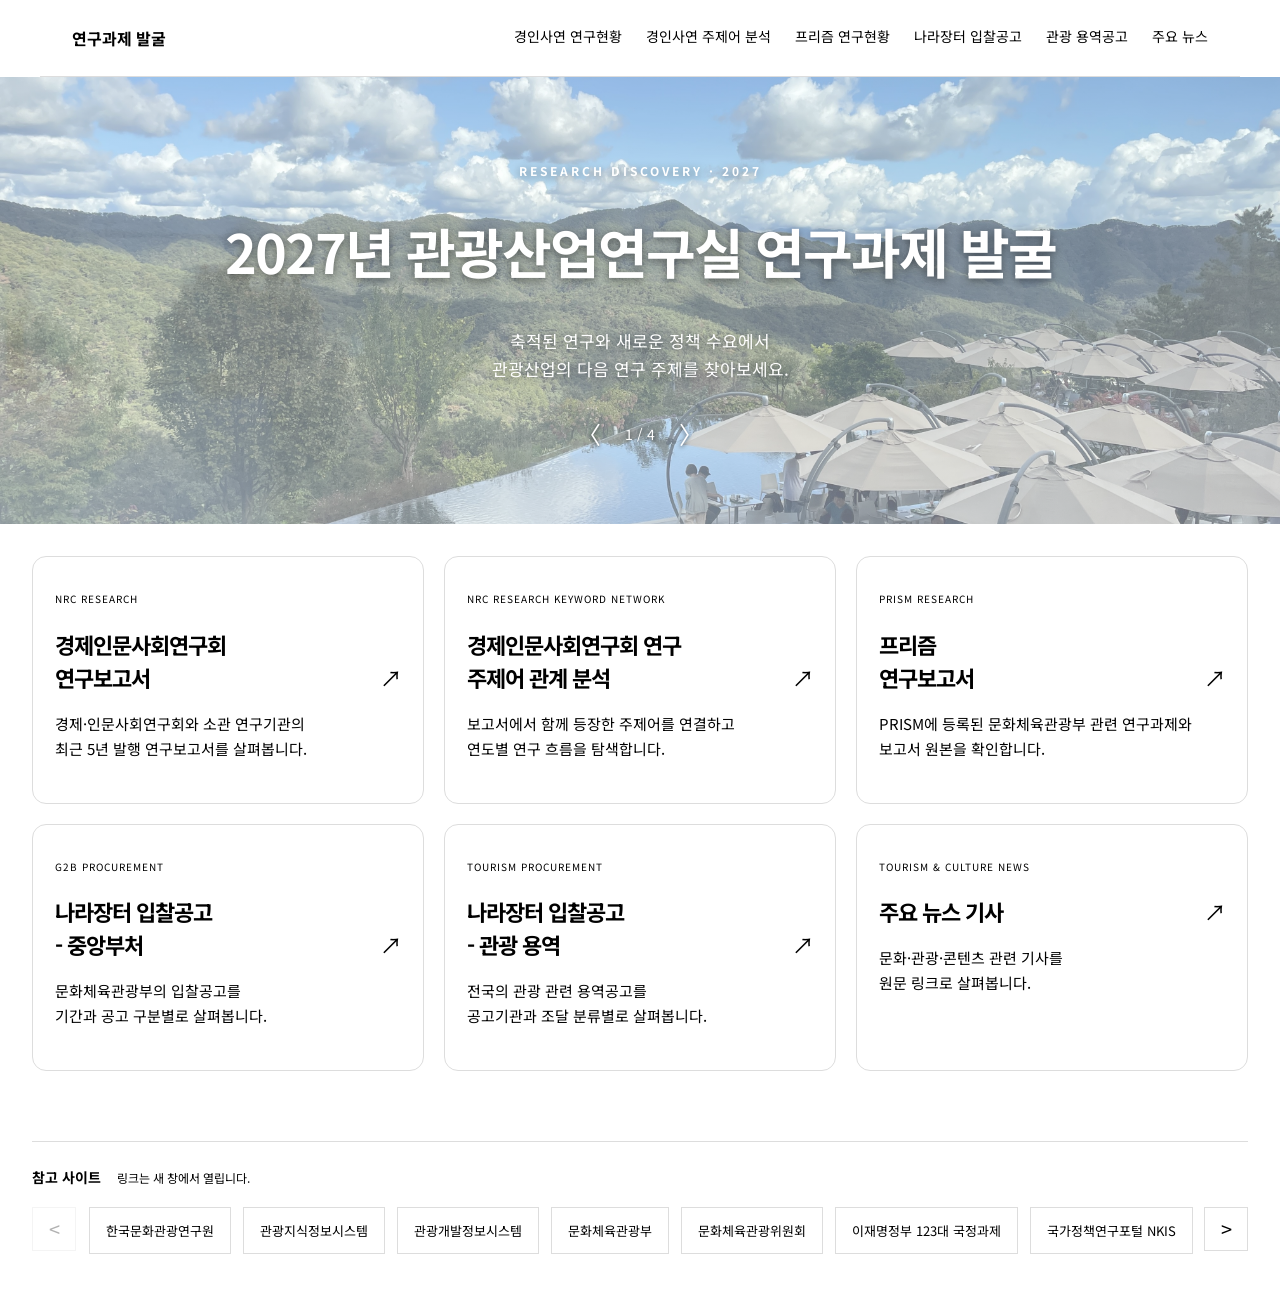
<file: index.html>
<!doctype html>
<html lang="ko">
<head>
  <meta charset="utf-8">
  <meta name="viewport" content="width=device-width,initial-scale=1">
  <title>2027년 관광산업연구실 연구과제 발굴</title>
  <link rel="stylesheet" href="assets/style.css?v=news-links-20261027">
</head>
<body class="home">
  <header><a href="index.html" class="brand">연구과제 발굴</a><nav><a href="research.html">경인사연 연구현황</a><a href="network.html">경인사연 주제어 분석</a><a href="prism.html">프리즘 연구현황</a><a href="bids.html">나라장터 입찰공고</a><a href="tourism-bids.html">관광 용역공고</a><a href="news.html">주요 뉴스</a></nav></header>
  <main>
    <section class="hero hero-slideshow" aria-label="관광 사진 슬라이드">
      <div class="hero-slides" aria-hidden="true">
        <img src="assets/Museum.jpg" alt="" class="is-active" fetchpriority="high">
        <img src="assets/Sun.jpg" alt="" decoding="async">
        <img src="assets/Tree.jpg" alt="" decoding="async">
        <img src="assets/temple.jpg" alt="" decoding="async">
      </div>
      <p class="eyebrow">RESEARCH DISCOVERY · 2027</p>
      <h1>2027년 관광산업연구실 연구과제 발굴</h1>
      <p class="intro">축적된 연구와 새로운 정책 수요에서<br>관광산업의 다음 연구 주제를 찾아보세요.</p>
      <div class="hero-controls" hidden>
        <button type="button" data-slide="previous" aria-label="이전 배경 사진">〈</button>
        <span class="hero-slide-count" aria-live="off">1 / 4</span>
        <button type="button" data-slide="next" aria-label="다음 배경 사진">〉</button>
      </div>
    </section>
    <section class="cards">
      <a class="card" href="research.html">
        <span class="number">NRC RESEARCH</span>
        <h2>경제인문사회연구회<br>연구보고서 <b>↗</b></h2>
        <p>경제·인문사회연구회와 소관 연구기관의<br>최근 5년 발행 연구보고서를 살펴봅니다.</p>
      </a>
      <a class="card" href="network.html">
        <span class="number">NRC RESEARCH KEYWORD NETWORK</span>
        <h2>경제인문사회연구회 연구<br>주제어 관계 분석 <b>↗</b></h2>
        <p>보고서에서 함께 등장한 주제어를 연결하고<br>연도별 연구 흐름을 탐색합니다.</p>
      </a>
      <a class="card" href="prism.html">
        <span class="number">PRISM RESEARCH</span>
        <h2>프리즘<br>연구보고서 <b>↗</b></h2>
        <p>PRISM에 등록된 문화체육관광부 관련 연구과제와<br>보고서 원본을 확인합니다.</p>
      </a>
      <a class="card" href="bids.html">
        <span class="number">G2B PROCUREMENT</span>
        <h2>나라장터 입찰공고 <br> - 중앙부처 <b>↗</b></h2>
        <p>문화체육관광부의 입찰공고를<br>기간과 공고 구분별로 살펴봅니다.</p>
      </a>
      <a class="card" href="tourism-bids.html">
        <span class="number">TOURISM PROCUREMENT</span>
        <h2>나라장터 입찰공고<br> - 관광 용역 <b>↗</b></h2>
        <p>전국의 관광 관련 용역공고를<br>공고기관과 조달 분류별로 살펴봅니다.</p>
      </a>
      <a class="card" href="news.html">
        <span class="number">TOURISM &amp; CULTURE NEWS</span>
        <h2>주요 뉴스 기사 <b>↗</b></h2>
        <p>문화·관광·콘텐츠 관련 기사를<br>원문 링크로 살펴봅니다.</p>
      </a>
    </section>
  </main>
  <footer class="references-footer" data-references>
  <p class="reference-heading">참고 사이트 <span>링크는 새 창에서 열립니다.</span></p>
  <div class="reference-bar" data-overflow="false">
    <button type="button" data-direction="previous" aria-label="이전 참고 사이트 보기" aria-controls="reference-sites" hidden>&lt;</button>
    <nav id="reference-sites" class="reference-track" aria-label="참고 사이트" tabindex="0">
      <a href="https://www.kcti.re.kr/web/user/main.do" target="_blank" rel="noopener noreferrer" title="새 창에서 열기">한국문화관광연구원</a>
      <a href="https://know.tour.go.kr/" target="_blank" rel="noopener noreferrer" title="새 창에서 열기">관광지식정보시스템</a>
      <a href="https://www.tdss.kr/pub/main.do" target="_blank" rel="noopener noreferrer" title="새 창에서 열기">관광개발정보시스템</a>
      <a href="https://www.mcst.go.kr/site/main.jsp" target="_blank" rel="noopener noreferrer" title="새 창에서 열기">문화체육관광부</a>
      <a href="https://cst.na.go.kr:444/cmmit/main/main.do" target="_blank" rel="noopener noreferrer" title="새 창에서 열기">문화체육관광위원회</a>
      <a href="https://www.korea.kr/govVision/" target="_blank" rel="noopener noreferrer" title="새 창에서 열기">이재명정부 123대 국정과제</a>
      <a href="https://www.nkis.re.kr/main.do" target="_blank" rel="noopener noreferrer" title="새 창에서 열기">국가정책연구포털 NKIS</a>
      <a href="https://www.prism.go.kr/homepage" target="_blank" rel="noopener noreferrer" title="새 창에서 열기">정책연구관리시스템 PRISM</a>
      <a href="https://www.bigkinds.or.kr/" target="_blank" rel="noopener noreferrer" title="새 창에서 열기">빅카인즈 BIGKinds</a>
      <a href="https://www.g2b.go.kr/link/PNPE027_01/single/?bidPbancNo=R26BK01687571&amp;bidPbancOrd=000" target="_blank" rel="noopener noreferrer" title="새 창에서 열기">나라장터</a>
    </nav>
    <button type="button" data-direction="next" aria-label="다음 참고 사이트 보기" aria-controls="reference-sites" hidden>&gt;</button>
  </div>
</footer>
  <script src="assets/hero-slideshow.js?v=10seconds-20261027" defer></script>
  <script src="assets/app.js" defer></script>
<script src="assets/references.js" defer></script></body>
</html>
</file>
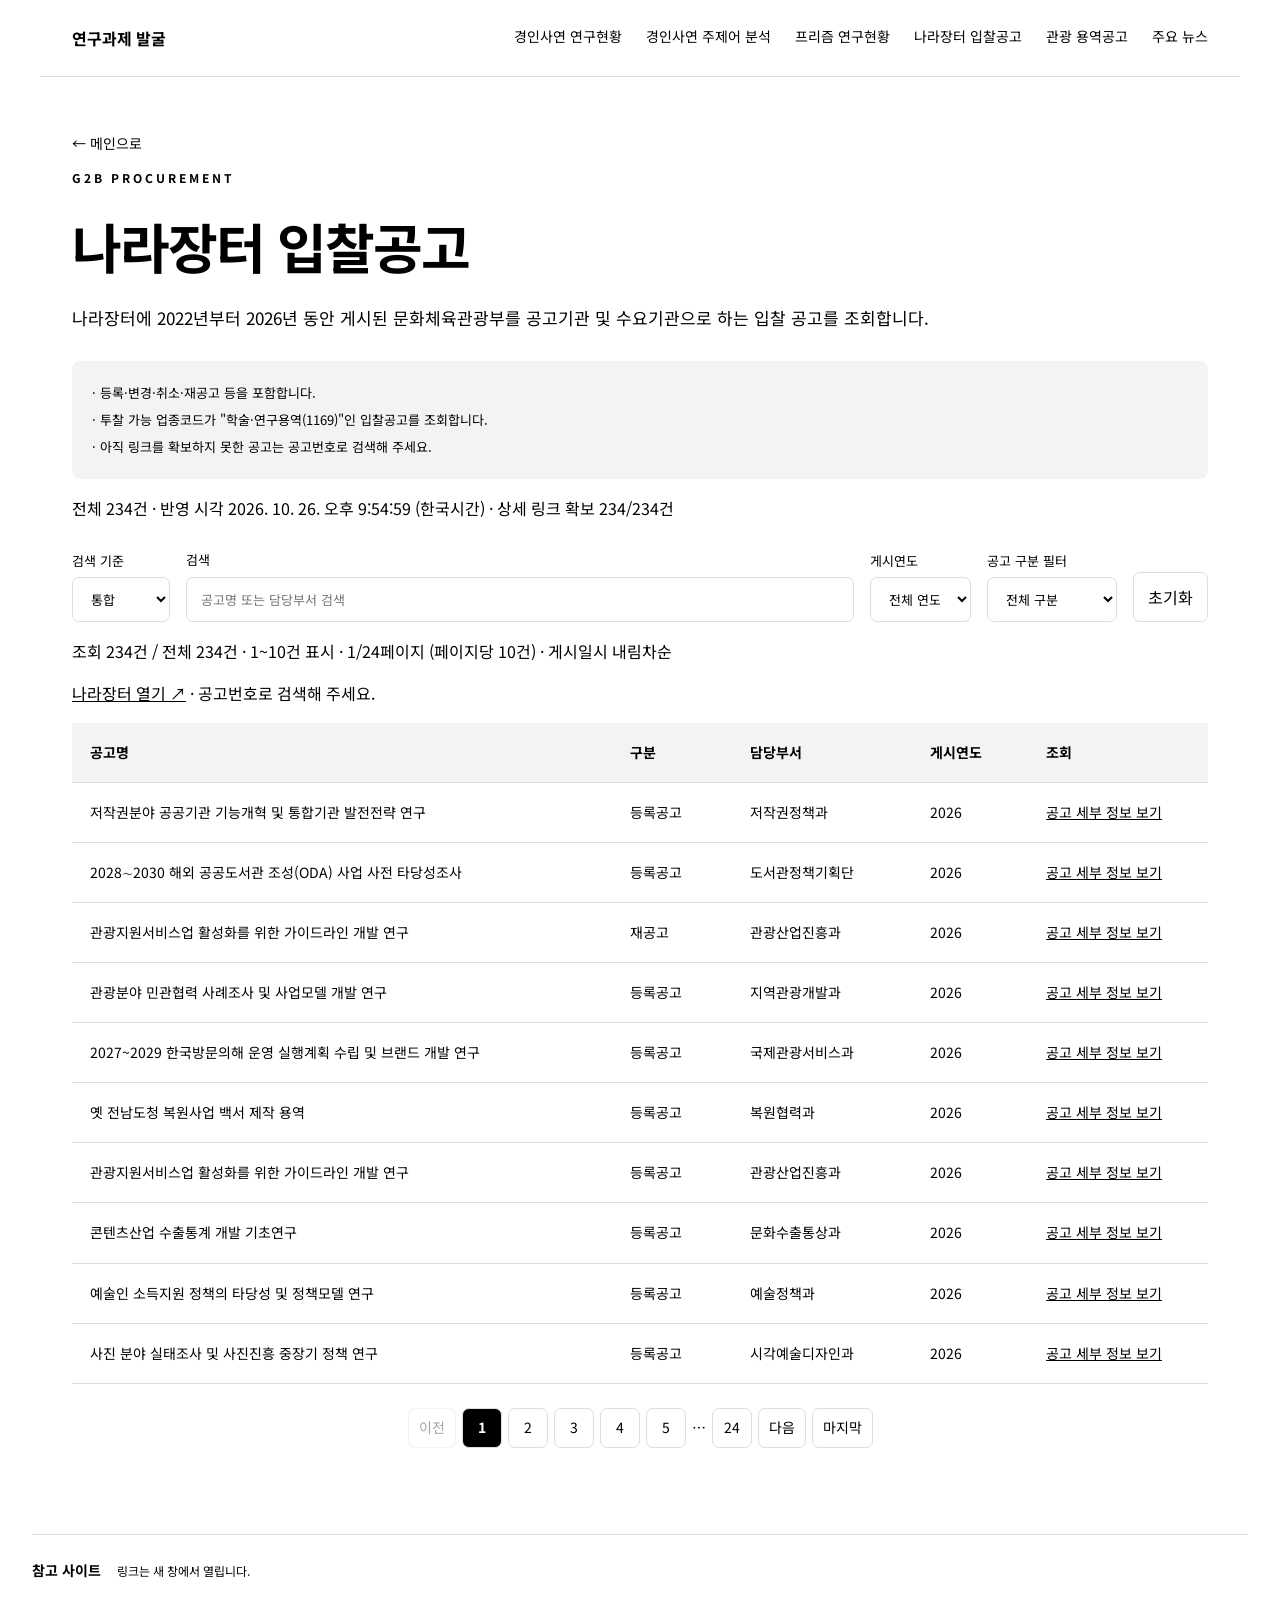
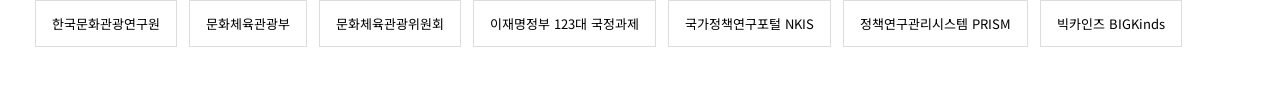
<file: bids.html>
<!doctype html><html lang="ko"><head><meta charset="utf-8"><meta name="viewport" content="width=device-width,initial-scale=1"><title>나라장터 입찰공고 | 연구과제 발굴</title><link rel="stylesheet" href="assets/style.css?v=news-links-20261027"></head><body>
<header><a href="index.html" class="brand">연구과제 발굴</a><nav><a href="research.html">경인사연 연구현황</a><a href="network.html">경인사연 주제어 분석</a><a href="prism.html">프리즘 연구현황</a><a href="bids.html">나라장터 입찰공고</a><a href="tourism-bids.html">관광 용역공고</a><a href="news.html">주요 뉴스</a></nav></header>
<main><a class="back" href="index.html">← 메인으로</a><p class="eyebrow">G2B PROCUREMENT</p><h1>나라장터 입찰공고</h1><p class="intro">나라장터에 2022년부터 2026년 동안 게시된 문화체육관광부를 공고기관 및 수요기관으로 하는 입찰 공고를 조회합니다.</p>
<aside class="bid-notes">
  <p>· 등록·변경·취소·재공고 등을 포함합니다.</p>
  <p>· 투찰 가능 업종코드가 "학술·연구용역(1169)"인 입찰공고를 조회합니다.</p>
  <p>· 아직 링크를 확보하지 못한 공고는 공고번호로 검색해 주세요.</p>
</aside>
<p id="bid-status" role="status">자료를 불러오는 중입니다…</p>
<section class="filters bid-filters" aria-label="입찰공고 검색"><label>검색 기준<select id="bid-scope"><option value="all">통합</option><option value="title">공고명</option><option value="department">담당부서</option></select></label><label>검색<input id="bid-search" type="search" placeholder="공고명 또는 담당부서 검색"></label><label>게시연도<select id="bid-year"><option value="">전체 연도</option></select></label><label>공고 구분 필터<select id="bid-type"><option value="">전체 구분</option></select></label><button id="bid-reset">초기화</button></section>
<div id="bid-results" class="report-results"><p id="bid-count" aria-live="polite"></p><p><a href="https://www.g2b.go.kr/" target="_blank" rel="noopener noreferrer" style="text-decoration:underline">나라장터 열기 ↗</a> · 공고번호로 검색해 주세요.</p>
<div class="table-wrap"><table class="bid-table"><colgroup><col style="width:540px"><col style="width:120px"><col style="width:180px"><col style="width:116px"><col style="width:180px"></colgroup><thead><tr><th>공고명</th><th>구분</th><th>담당부서</th><th>게시연도</th><th>조회</th></tr></thead><tbody id="bid-rows"></tbody></table></div>
<p id="bid-empty" hidden>조건에 맞는 공고가 없습니다.</p><nav id="bid-pagination" class="pagination" aria-label="입찰공고 페이지 이동" hidden></nav><p id="bid-copy-status" role="status"></p></div>
</main><footer class="references-footer" data-references>
  <p class="reference-heading">참고 사이트 <span>링크는 새 창에서 열립니다.</span></p>
  <div class="reference-bar" data-overflow="false">
    <button type="button" data-direction="previous" aria-label="이전 참고 사이트 보기" aria-controls="reference-sites" hidden>&lt;</button>
    <nav id="reference-sites" class="reference-track" aria-label="참고 사이트" tabindex="0">
      <a href="https://www.kcti.re.kr/web/user/main.do" target="_blank" rel="noopener noreferrer" title="새 창에서 열기">한국문화관광연구원</a>
      <a href="https://www.mcst.go.kr/site/main.jsp" target="_blank" rel="noopener noreferrer" title="새 창에서 열기">문화체육관광부</a>
      <a href="https://cst.na.go.kr:444/cmmit/main/main.do" target="_blank" rel="noopener noreferrer" title="새 창에서 열기">문화체육관광위원회</a>
      <a href="https://www.korea.kr/govVision/" target="_blank" rel="noopener noreferrer" title="새 창에서 열기">이재명정부 123대 국정과제</a>
      <a href="https://www.nkis.re.kr/main.do" target="_blank" rel="noopener noreferrer" title="새 창에서 열기">국가정책연구포털 NKIS</a>
      <a href="https://www.prism.go.kr/homepage" target="_blank" rel="noopener noreferrer" title="새 창에서 열기">정책연구관리시스템 PRISM</a>
      <a href="https://www.bigkinds.or.kr/" target="_blank" rel="noopener noreferrer" title="새 창에서 열기">빅카인즈 BIGKinds</a>
    </nav>
    <button type="button" data-direction="next" aria-label="다음 참고 사이트 보기" aria-controls="reference-sites" hidden>&gt;</button>
  </div>
</footer><script src="assets/research-list.js?v=bid-department-20261027" defer></script><script src="assets/bids.js?v=bid-department-narrow-20261027" defer></script><script src="assets/references.js" defer></script></body></html>
</file>
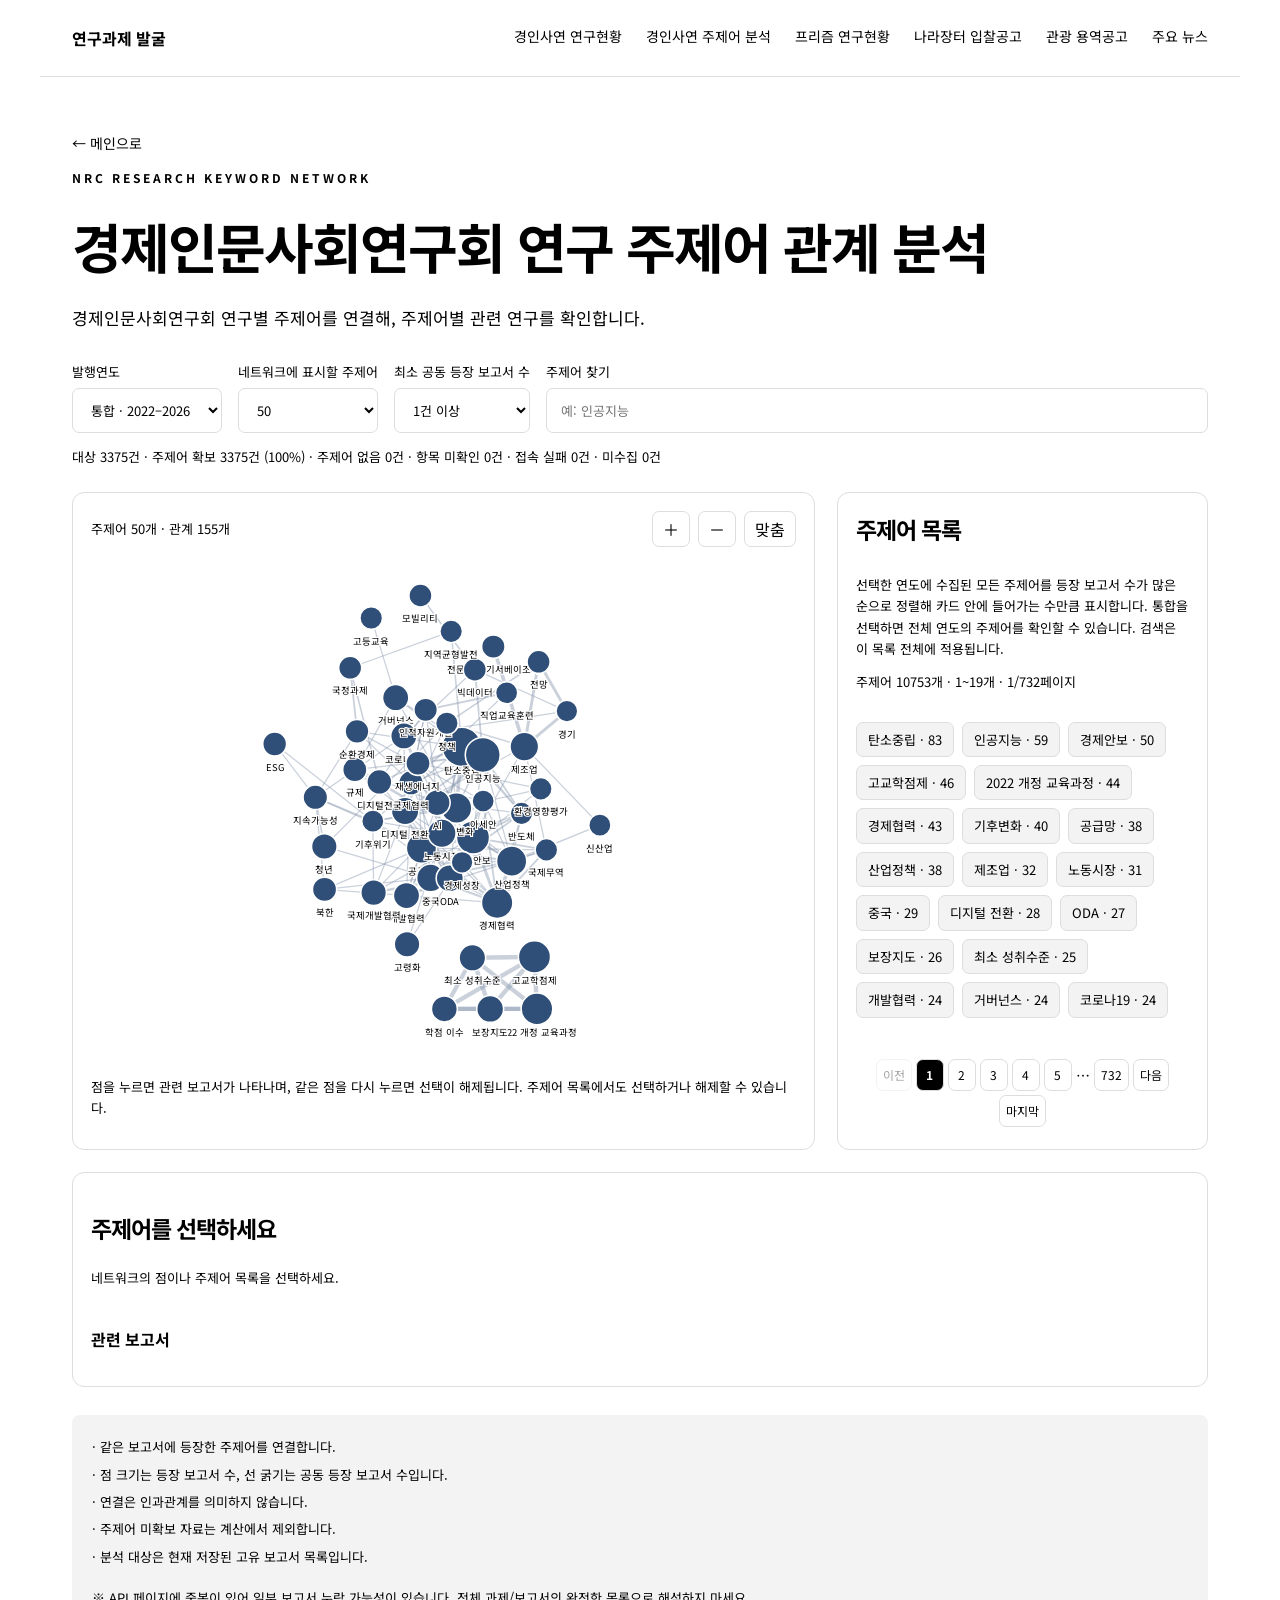
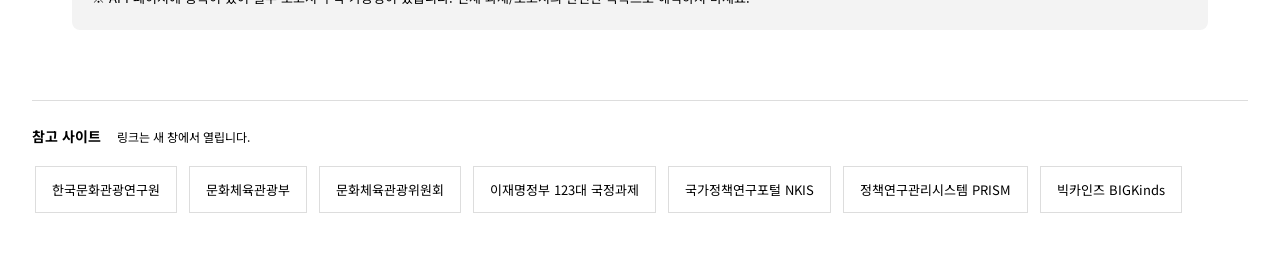
<file: network.html>
<!doctype html>
<html lang="ko"><head><meta charset="utf-8"><meta name="viewport" content="width=device-width,initial-scale=1"><title>주제어 관계 분석 | 관광산업연구실</title><link rel="stylesheet" href="assets/style.css?v=news-links-20261027"><link rel="stylesheet" href="assets/network.css?v=compact-reports-20261027"></head>
<body class="network-page"><header><a href="index.html" class="brand">연구과제 발굴</a><nav><a href="research.html">경인사연 연구현황</a><a href="network.html">경인사연 주제어 분석</a><a href="prism.html">프리즘 연구현황</a><a href="bids.html">나라장터 입찰공고</a><a href="tourism-bids.html">관광 용역공고</a><a href="news.html">주요 뉴스</a></nav></header>
<main><a class="back" href="index.html">← 메인으로</a><p class="eyebrow">NRC RESEARCH KEYWORD NETWORK</p><h1>경제인문사회연구회 연구 주제어 관계 분석</h1><p class="intro">경제인문사회연구회 연구별 주제어를 연결해, 주제어별 관련 연구를 확인합니다.</p>
<section class="filters" aria-label="네트워크 조건">
<label>발행연도<select id="period"><option value="">통합 · 2022–2026</option><option>2022</option><option>2023</option><option>2024</option><option>2025</option><option>2026</option></select></label>
<label>네트워크에 표시할 주제어<select id="node-limit"><option>30</option><option selected>50</option><option>100</option></select></label>
<label>최소 공동 등장 보고서 수<select id="min-count"><option value="1">1건 이상</option><option value="2">2건 이상</option><option value="3">3건 이상</option><option value="5">5건 이상</option></select></label>
<label>주제어 찾기<input id="term-search" type="search" placeholder="예: 인공지능"></label></section>
<p id="search-feedback" role="status" aria-live="polite" hidden></p>
<p id="coverage" role="status">분석 자료를 불러오는 중입니다…</p>

<div class="analysis-layout"><section class="graph-panel" aria-label="주제어 네트워크"><div class="graph-toolbar"><span id="graph-count"></span><button id="zoom-in" aria-label="네트워크 확대">＋</button><button id="zoom-out" aria-label="네트워크 축소">－</button><button id="zoom-reset">맞춤</button></div><svg id="graph" viewBox="0 0 900 650" role="img" aria-label="주제어 공동 등장 네트워크"></svg><p id="graph-empty" hidden>이 조건에서 표시할 주제어가 없습니다.</p><p class="hint">점을 누르면 관련 보고서가 나타나며, 같은 점을 다시 누르면 선택이 해제됩니다. 주제어 목록에서도 선택하거나 해제할 수 있습니다.</p></section>
<section id="terms-section" class="terms-panel" aria-label="주제어 목록"><h2>주제어 목록</h2><p>선택한 연도에 수집된 모든 주제어를 등장 보고서 수가 많은 순으로 정렬해 카드 안에 들어가는 수만큼 표시합니다. 통합을 선택하면 전체 연도의 주제어를 확인할 수 있습니다. 검색은 이 목록 전체에 적용됩니다.</p><p id="term-count" aria-live="polite"></p><div id="term-list" class="term-list"></div><p id="term-empty" hidden>검색 조건에 맞는 주제어가 없습니다.</p><nav id="term-pagination" class="pagination" aria-label="주제어 목록 페이지 이동" hidden></nav></section></div>
<section class="detail-panel"><h2 id="selected-title">주제어를 선택하세요</h2><p id="selected-summary">네트워크의 점이나 주제어 버튼을 눌러보세요.</p><div id="neighbors"></div><h3>관련 보고서</h3><div id="report-list"></div><button id="more-reports" hidden>보고서 더 보기</button></section>
<aside id="coverage-note">
  <p>· 같은 보고서에 등장한 주제어를 연결합니다.</p>
  <p>· 점 크기는 등장 보고서 수, 선 굵기는 공동 등장 보고서 수입니다.</p>
  <p>· 연결은 인과관계를 의미하지 않습니다.</p>
  <p>· 주제어 미확보 자료는 계산에서 제외합니다.</p>
  <p>· 분석 대상은 현재 저장된 고유 보고서 목록입니다.</p>
</aside>
</main><footer class="references-footer" data-references>
  <p class="reference-heading">참고 사이트 <span>링크는 새 창에서 열립니다.</span></p>
  <div class="reference-bar" data-overflow="false">
    <button type="button" data-direction="previous" aria-label="이전 참고 사이트 보기" aria-controls="reference-sites" hidden>&lt;</button>
    <nav id="reference-sites" class="reference-track" aria-label="참고 사이트" tabindex="0">
      <a href="https://www.kcti.re.kr/web/user/main.do" target="_blank" rel="noopener noreferrer" title="새 창에서 열기">한국문화관광연구원</a>
      <a href="https://www.mcst.go.kr/site/main.jsp" target="_blank" rel="noopener noreferrer" title="새 창에서 열기">문화체육관광부</a>
      <a href="https://cst.na.go.kr:444/cmmit/main/main.do" target="_blank" rel="noopener noreferrer" title="새 창에서 열기">문화체육관광위원회</a>
      <a href="https://www.korea.kr/govVision/" target="_blank" rel="noopener noreferrer" title="새 창에서 열기">이재명정부 123대 국정과제</a>
      <a href="https://www.nkis.re.kr/main.do" target="_blank" rel="noopener noreferrer" title="새 창에서 열기">국가정책연구포털 NKIS</a>
      <a href="https://www.prism.go.kr/homepage" target="_blank" rel="noopener noreferrer" title="새 창에서 열기">정책연구관리시스템 PRISM</a>
      <a href="https://www.bigkinds.or.kr/" target="_blank" rel="noopener noreferrer" title="새 창에서 열기">빅카인즈 BIGKinds</a>
    </nav>
    <button type="button" data-direction="next" aria-label="다음 참고 사이트 보기" aria-controls="reference-sites" hidden>&gt;</button>
  </div>
</footer>
<script src="assets/research-list.js" defer></script><script src="assets/network-data.js?v=all-terms-20261027" defer></script><script src="assets/network.js?v=fit-terms-20261027" defer></script><script src="assets/references.js" defer></script></body></html>
</file>
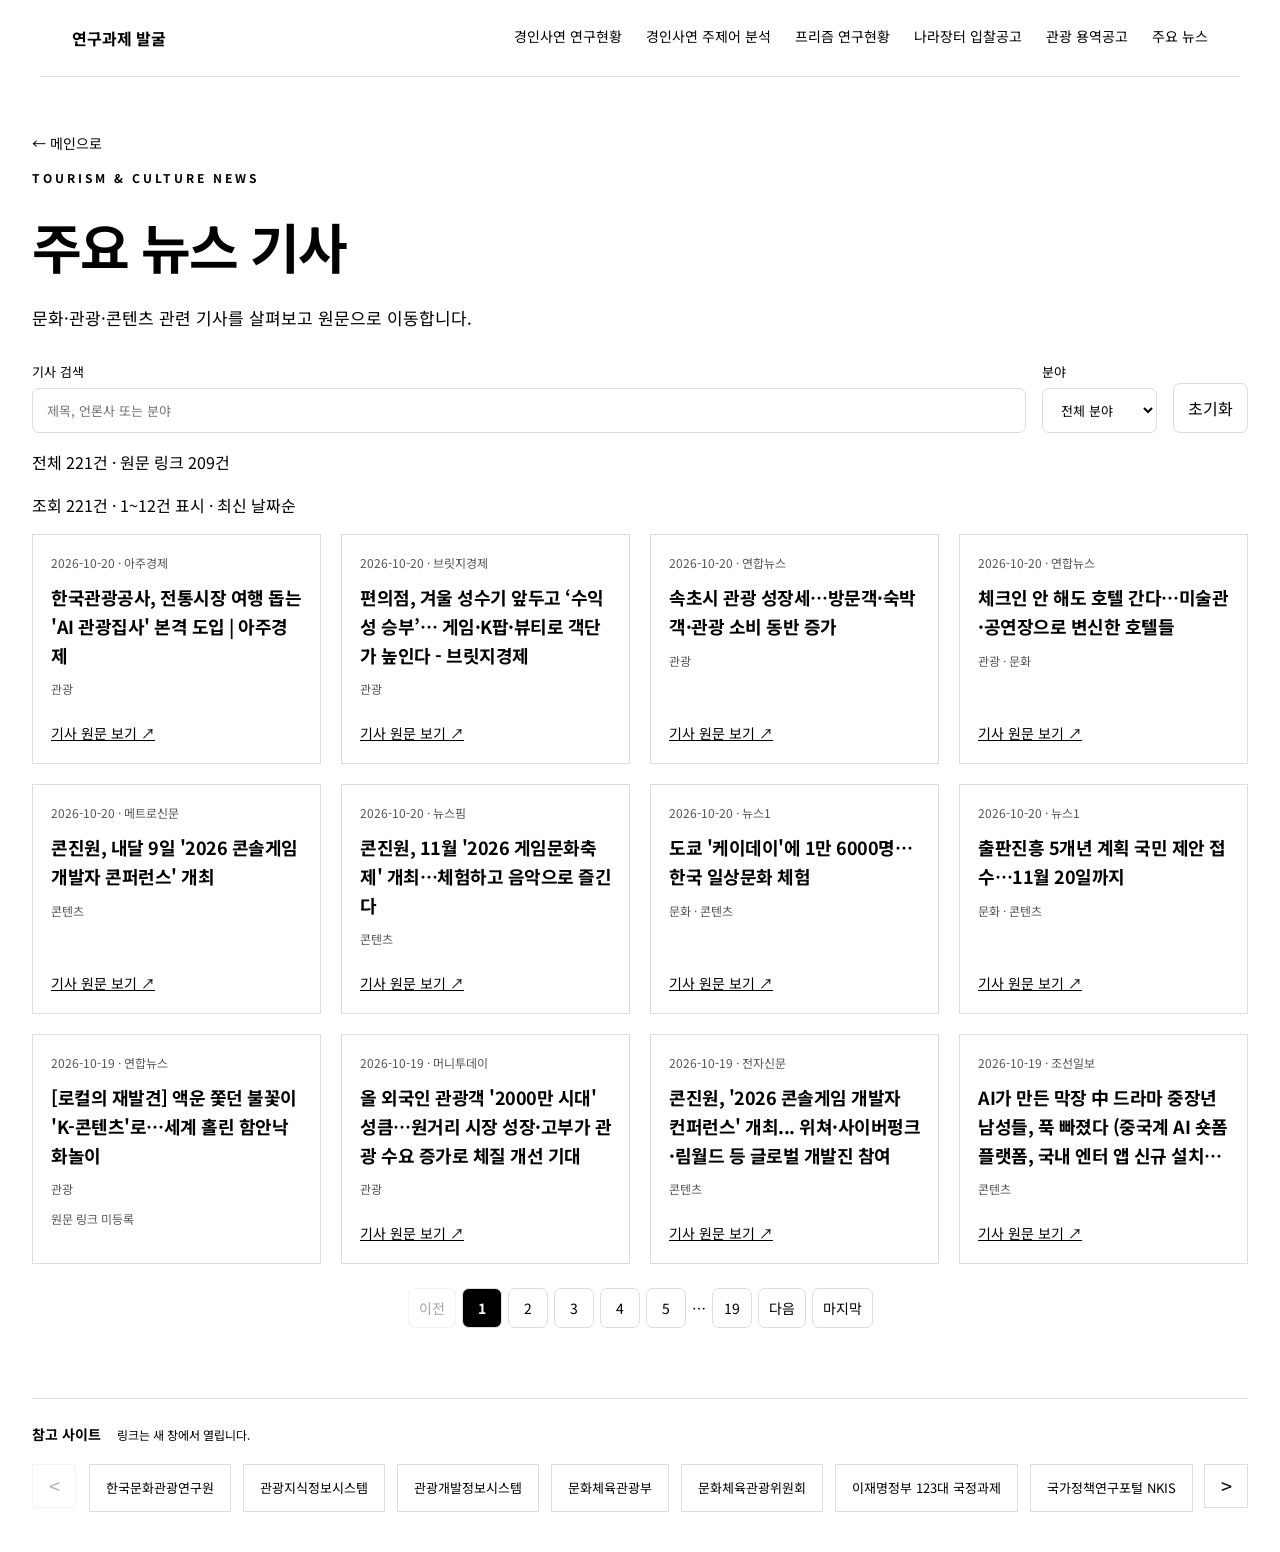
<file: news.html>
<!doctype html><html lang="ko"><head><meta charset="utf-8"><meta name="viewport" content="width=device-width,initial-scale=1"><title>주요 뉴스 기사 | 연구과제 발굴</title><link rel="stylesheet" href="assets/style.css?v=compact-news-20261027"></head><body class="news-page"><header><a href="index.html" class="brand">연구과제 발굴</a><nav><a href="research.html">경인사연 연구현황</a><a href="network.html">경인사연 주제어 분석</a><a href="prism.html">프리즘 연구현황</a><a href="bids.html">나라장터 입찰공고</a><a href="tourism-bids.html">관광 용역공고</a><a href="news.html">주요 뉴스</a></nav></header>
<main><a class="back" href="index.html">← 메인으로</a><p class="eyebrow">TOURISM &amp; CULTURE NEWS</p><h1>주요 뉴스 기사</h1><p class="intro">문화·관광·콘텐츠 관련 기사를 살펴보고 원문으로 이동합니다.</p>
<section class="filters" aria-label="뉴스 검색"><label>기사 검색<input id="news-search" type="search" placeholder="제목, 언론사 또는 분야"></label><label>분야<select id="news-category"><option value="">전체 분야</option></select></label><button id="news-reset" type="button">초기화</button></section>
<p id="news-status" role="status">기사 목록을 불러오는 중입니다…</p><div id="news-results"><p id="news-count" aria-live="polite"></p><div id="news-grid" class="news-grid"></div><p id="news-empty" hidden>검색 조건에 맞는 기사가 없습니다.</p><nav id="news-pagination" class="pagination" aria-label="뉴스 기사 페이지 이동" hidden></nav></div>

</main><footer class="references-footer" data-references>
  <p class="reference-heading">참고 사이트 <span>링크는 새 창에서 열립니다.</span></p>
  <div class="reference-bar" data-overflow="false">
    <button type="button" data-direction="previous" aria-label="이전 참고 사이트 보기" aria-controls="reference-sites" hidden>&lt;</button>
    <nav id="reference-sites" class="reference-track" aria-label="참고 사이트" tabindex="0">
      <a href="https://www.kcti.re.kr/web/user/main.do" target="_blank" rel="noopener noreferrer" title="새 창에서 열기">한국문화관광연구원</a>
      <a href="https://know.tour.go.kr/" target="_blank" rel="noopener noreferrer" title="새 창에서 열기">관광지식정보시스템</a>
      <a href="https://www.tdss.kr/pub/main.do" target="_blank" rel="noopener noreferrer" title="새 창에서 열기">관광개발정보시스템</a>
      <a href="https://www.mcst.go.kr/site/main.jsp" target="_blank" rel="noopener noreferrer" title="새 창에서 열기">문화체육관광부</a>
      <a href="https://cst.na.go.kr:444/cmmit/main/main.do" target="_blank" rel="noopener noreferrer" title="새 창에서 열기">문화체육관광위원회</a>
      <a href="https://www.korea.kr/govVision/" target="_blank" rel="noopener noreferrer" title="새 창에서 열기">이재명정부 123대 국정과제</a>
      <a href="https://www.nkis.re.kr/main.do" target="_blank" rel="noopener noreferrer" title="새 창에서 열기">국가정책연구포털 NKIS</a>
      <a href="https://www.prism.go.kr/homepage" target="_blank" rel="noopener noreferrer" title="새 창에서 열기">정책연구관리시스템 PRISM</a>
      <a href="https://www.bigkinds.or.kr/" target="_blank" rel="noopener noreferrer" title="새 창에서 열기">빅카인즈 BIGKinds</a>
      <a href="https://www.g2b.go.kr/link/PNPE027_01/single/?bidPbancNo=R26BK01687571&amp;bidPbancOrd=000" target="_blank" rel="noopener noreferrer" title="새 창에서 열기">나라장터</a>
    </nav>
    <button type="button" data-direction="next" aria-label="다음 참고 사이트 보기" aria-controls="reference-sites" hidden>&gt;</button>
  </div>
</footer><script src="assets/research-list.js" defer></script><script src="assets/news.js?v=fixed-cards-20261027" defer></script><script src="assets/references.js" defer></script></body></html>
</file>
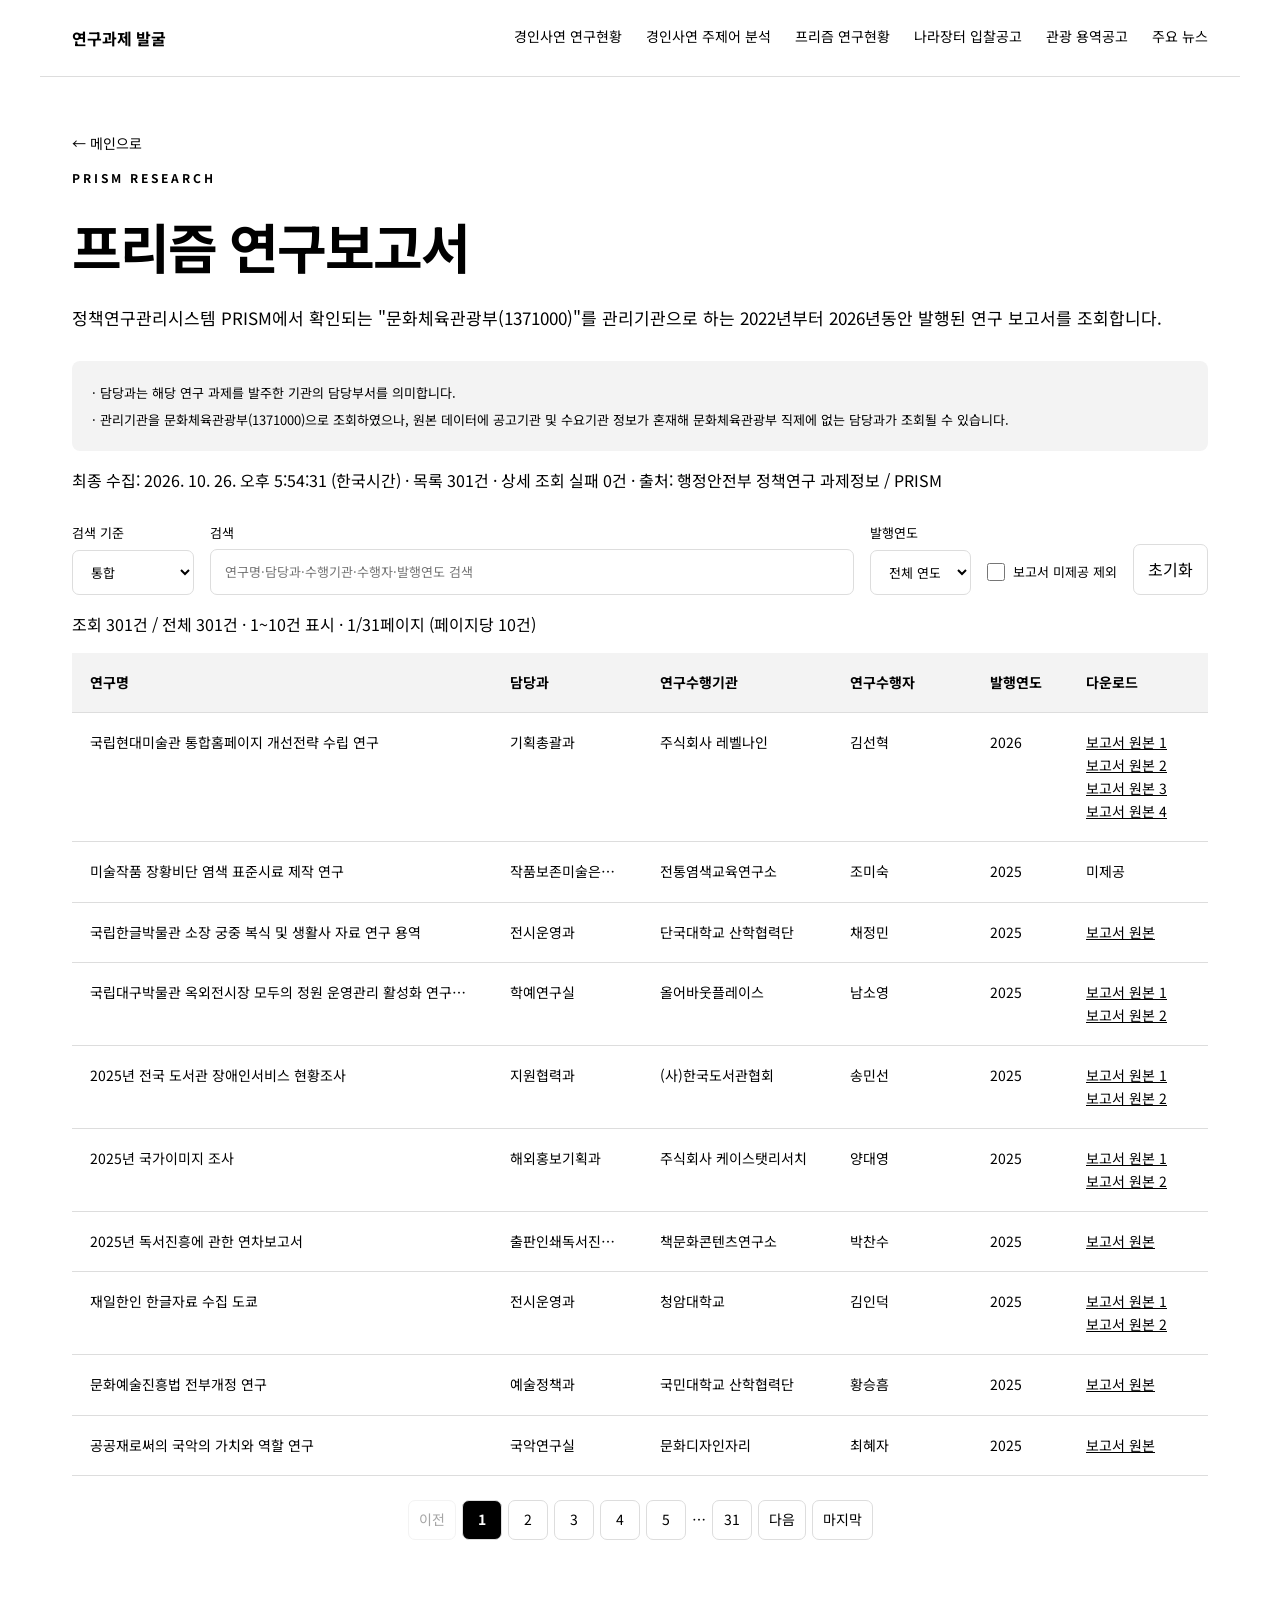
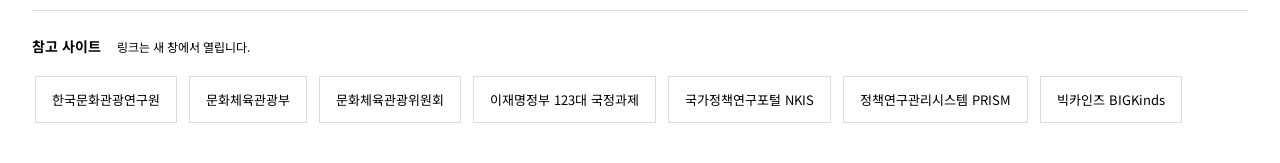
<file: prism.html>
<!doctype html><html lang="ko"><head><meta charset="utf-8"><meta name="viewport" content="width=device-width,initial-scale=1"><title>문화체육관광부 정책연구 과제 | 관광산업연구실</title><link rel="stylesheet" href="assets/style.css?v=news-links-20261027"></head><body>
<header><a href="index.html" class="brand">연구과제 발굴</a><nav><a href="research.html">경인사연 연구현황</a><a href="network.html">경인사연 주제어 분석</a><a href="prism.html">프리즘 연구현황</a><a href="bids.html">나라장터 입찰공고</a><a href="tourism-bids.html">관광 용역공고</a><a href="news.html">주요 뉴스</a></nav></header>
<main><a class="back" href="index.html">← 메인으로</a><p class="eyebrow">PRISM RESEARCH</p><h1>프리즘 연구보고서</h1><p class="intro">정책연구관리시스템 PRISM에서 확인되는 "문화체육관광부(1371000)"를 관리기관으로 하는 2022년부터 2026년동안 발행된 연구 보고서를 조회합니다.</p>

<aside class="prism-column-note">
  <p>· 담당과는 해당 연구 과제를 발주한 기관의 담당부서를 의미합니다.</p>
  <p>· 관리기관을 문화체육관광부(1371000)으로 조회하였으나, 원본 데이터에 공고기관 및 수요기관 정보가 혼재해 문화체육관광부 직제에 없는 담당과가 조회될 수 있습니다.</p>
</aside>
<p id="prism-status" role="status">자료를 불러오는 중입니다…</p>
<section class="filters prism-filters" aria-label="과제 검색"><label>검색 기준<select id="prism-scope"><option value="all">통합</option><option value="research_name">연구명</option><option value="charge_person_department">담당과</option><option value="research_organName">연구수행기관</option></select></label><label>검색<input id="prism-search" type="search" placeholder="연구명·담당과·수행기관·수행자·발행연도 검색"></label><label>발행연도<select id="prism-year"><option value="">전체 연도</option></select></label><label class="checkbox-filter"><input id="prism-hide-missing" type="checkbox">보고서 미제공 제외</label><button id="prism-reset">초기화</button></section>
<div id="prism-results" class="report-results"><p id="prism-count" aria-live="polite"></p><div class="table-wrap"><table class="prism-table"><colgroup><col style="width:420px"><col style="width:150px"><col style="width:190px"><col style="width:140px"><col style="width:96px"><col style="width:140px"></colgroup><thead><tr><th>연구명</th><th>담당과</th><th>연구수행기관</th><th>연구수행자</th><th>발행연도</th><th>다운로드</th></tr></thead><tbody id="prism-rows"></tbody></table></div><p id="prism-empty" hidden>조건에 맞는 과제가 없습니다.</p><nav id="prism-pagination" class="pagination" aria-label="프리즘 연구보고서 페이지 이동" hidden></nav></div>
</main><footer class="references-footer" data-references>
  <p class="reference-heading">참고 사이트 <span>링크는 새 창에서 열립니다.</span></p>
  <div class="reference-bar" data-overflow="false">
    <button type="button" data-direction="previous" aria-label="이전 참고 사이트 보기" aria-controls="reference-sites" hidden>&lt;</button>
    <nav id="reference-sites" class="reference-track" aria-label="참고 사이트" tabindex="0">
      <a href="https://www.kcti.re.kr/web/user/main.do" target="_blank" rel="noopener noreferrer" title="새 창에서 열기">한국문화관광연구원</a>
      <a href="https://www.mcst.go.kr/site/main.jsp" target="_blank" rel="noopener noreferrer" title="새 창에서 열기">문화체육관광부</a>
      <a href="https://cst.na.go.kr:444/cmmit/main/main.do" target="_blank" rel="noopener noreferrer" title="새 창에서 열기">문화체육관광위원회</a>
      <a href="https://www.korea.kr/govVision/" target="_blank" rel="noopener noreferrer" title="새 창에서 열기">이재명정부 123대 국정과제</a>
      <a href="https://www.nkis.re.kr/main.do" target="_blank" rel="noopener noreferrer" title="새 창에서 열기">국가정책연구포털 NKIS</a>
      <a href="https://www.prism.go.kr/homepage" target="_blank" rel="noopener noreferrer" title="새 창에서 열기">정책연구관리시스템 PRISM</a>
      <a href="https://www.bigkinds.or.kr/" target="_blank" rel="noopener noreferrer" title="새 창에서 열기">빅카인즈 BIGKinds</a>
    </nav>
    <button type="button" data-direction="next" aria-label="다음 참고 사이트 보기" aria-controls="reference-sites" hidden>&gt;</button>
  </div>
</footer><script src="assets/research-list.js?v=prism-column-note-20261027" defer></script><script src="assets/prism.js?v=prism-column-note-20261027" defer></script><script src="assets/references.js" defer></script></body></html>
</file>
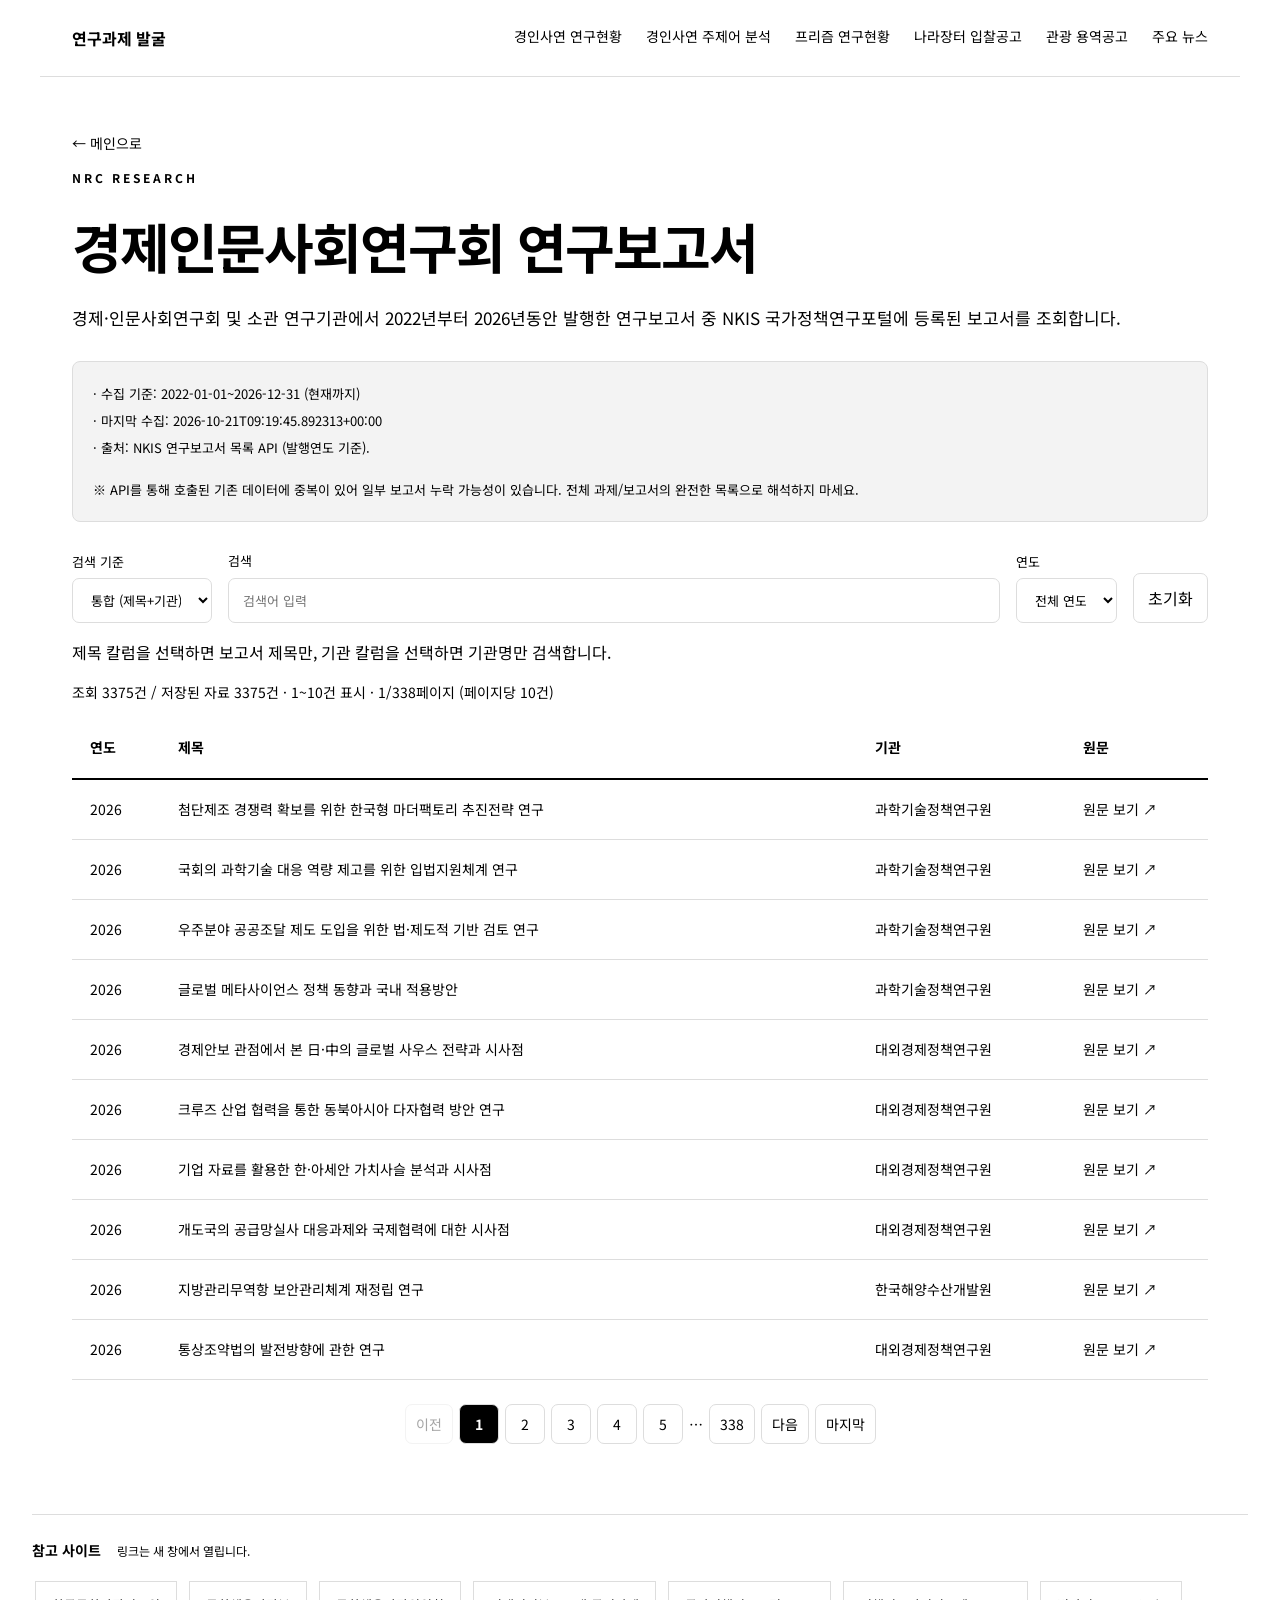
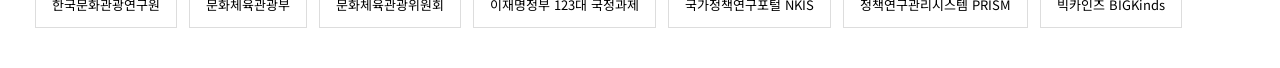
<file: research.html>
<!doctype html><html lang="ko"><head><meta charset="utf-8"><meta name="viewport" content="width=device-width,initial-scale=1"><title>경제인문사회연구회 연구보고서 | 연구과제 발굴</title><link rel="stylesheet" href="assets/style.css?v=news-links-20261027"></head><body class="research-page"><header><a href="index.html" class="brand">연구과제 발굴</a><nav><a href="research.html">경인사연 연구현황</a><a href="network.html">경인사연 주제어 분석</a><a href="prism.html">프리즘 연구현황</a><a href="bids.html">나라장터 입찰공고</a><a href="tourism-bids.html">관광 용역공고</a><a href="news.html">주요 뉴스</a></nav></header><main><a class="back" href="index.html">← 메인으로</a><p class="eyebrow">NRC RESEARCH</p><h1>경제인문사회연구회 연구보고서</h1><p class="intro">경제·인문사회연구회 및 소관 연구기관에서 2022년부터 2026년동안 발행한 연구보고서 중 NKIS 국가정책연구포털에 등록된 보고서를 조회합니다.</p><aside id="data-status" aria-live="polite">공식 데이터 연결을 준비 중입니다.</aside><section class="filters research-filters" aria-label="목록 필터"><label>검색 기준<select id="search-scope"><option value="all">통합 (제목+기관)</option><option value="title">제목 칼럼</option><option value="org">기관 칼럼</option></select></label><label>검색<input id="search" type="search" placeholder="검색어 입력"></label><label>연도<select id="year"><option value="">전체 연도</option><option>2026</option><option>2025</option><option>2024</option><option>2023</option><option>2022</option></select></label><button id="reset">초기화</button></section><p class="search-help">제목 칼럼을 선택하면 보고서 제목만, 기관 칼럼을 선택하면 기관명만 검색합니다.</p><div id="report-results" class="report-results"><p id="count" aria-live="polite"></p><div class="table-wrap"><table class="research-table"><colgroup><col style="width:87.594px"><col style="width:696.969px"><col style="width:208.609px"><col style="width:142.828px"></colgroup><thead><tr><th>연도</th><th>제목</th><th>기관</th><th>원문</th></tr></thead><tbody id="rows" data-kind="research"></tbody></table></div><p id="empty" hidden>조건에 맞는 저장 자료가 없습니다.</p><nav id="pagination" class="pagination" aria-label="연구보고서 페이지 이동" hidden></nav></div></main><footer class="references-footer" data-references>
  <p class="reference-heading">참고 사이트 <span>링크는 새 창에서 열립니다.</span></p>
  <div class="reference-bar" data-overflow="false">
    <button type="button" data-direction="previous" aria-label="이전 참고 사이트 보기" aria-controls="reference-sites" hidden>&lt;</button>
    <nav id="reference-sites" class="reference-track" aria-label="참고 사이트" tabindex="0">
      <a href="https://www.kcti.re.kr/web/user/main.do" target="_blank" rel="noopener noreferrer" title="새 창에서 열기">한국문화관광연구원</a>
      <a href="https://www.mcst.go.kr/site/main.jsp" target="_blank" rel="noopener noreferrer" title="새 창에서 열기">문화체육관광부</a>
      <a href="https://cst.na.go.kr:444/cmmit/main/main.do" target="_blank" rel="noopener noreferrer" title="새 창에서 열기">문화체육관광위원회</a>
      <a href="https://www.korea.kr/govVision/" target="_blank" rel="noopener noreferrer" title="새 창에서 열기">이재명정부 123대 국정과제</a>
      <a href="https://www.nkis.re.kr/main.do" target="_blank" rel="noopener noreferrer" title="새 창에서 열기">국가정책연구포털 NKIS</a>
      <a href="https://www.prism.go.kr/homepage" target="_blank" rel="noopener noreferrer" title="새 창에서 열기">정책연구관리시스템 PRISM</a>
      <a href="https://www.bigkinds.or.kr/" target="_blank" rel="noopener noreferrer" title="새 창에서 열기">빅카인즈 BIGKinds</a>
    </nav>
    <button type="button" data-direction="next" aria-label="다음 참고 사이트 보기" aria-controls="reference-sites" hidden>&gt;</button>
  </div>
</footer><script src="assets/data.js?v=research-ten-20261027" defer></script><script src="assets/research-list.js?v=research-ten-20261027" defer></script><script src="assets/app.js?v=research-columns-20261027" defer></script><script src="assets/references.js" defer></script></body></html>
</file>
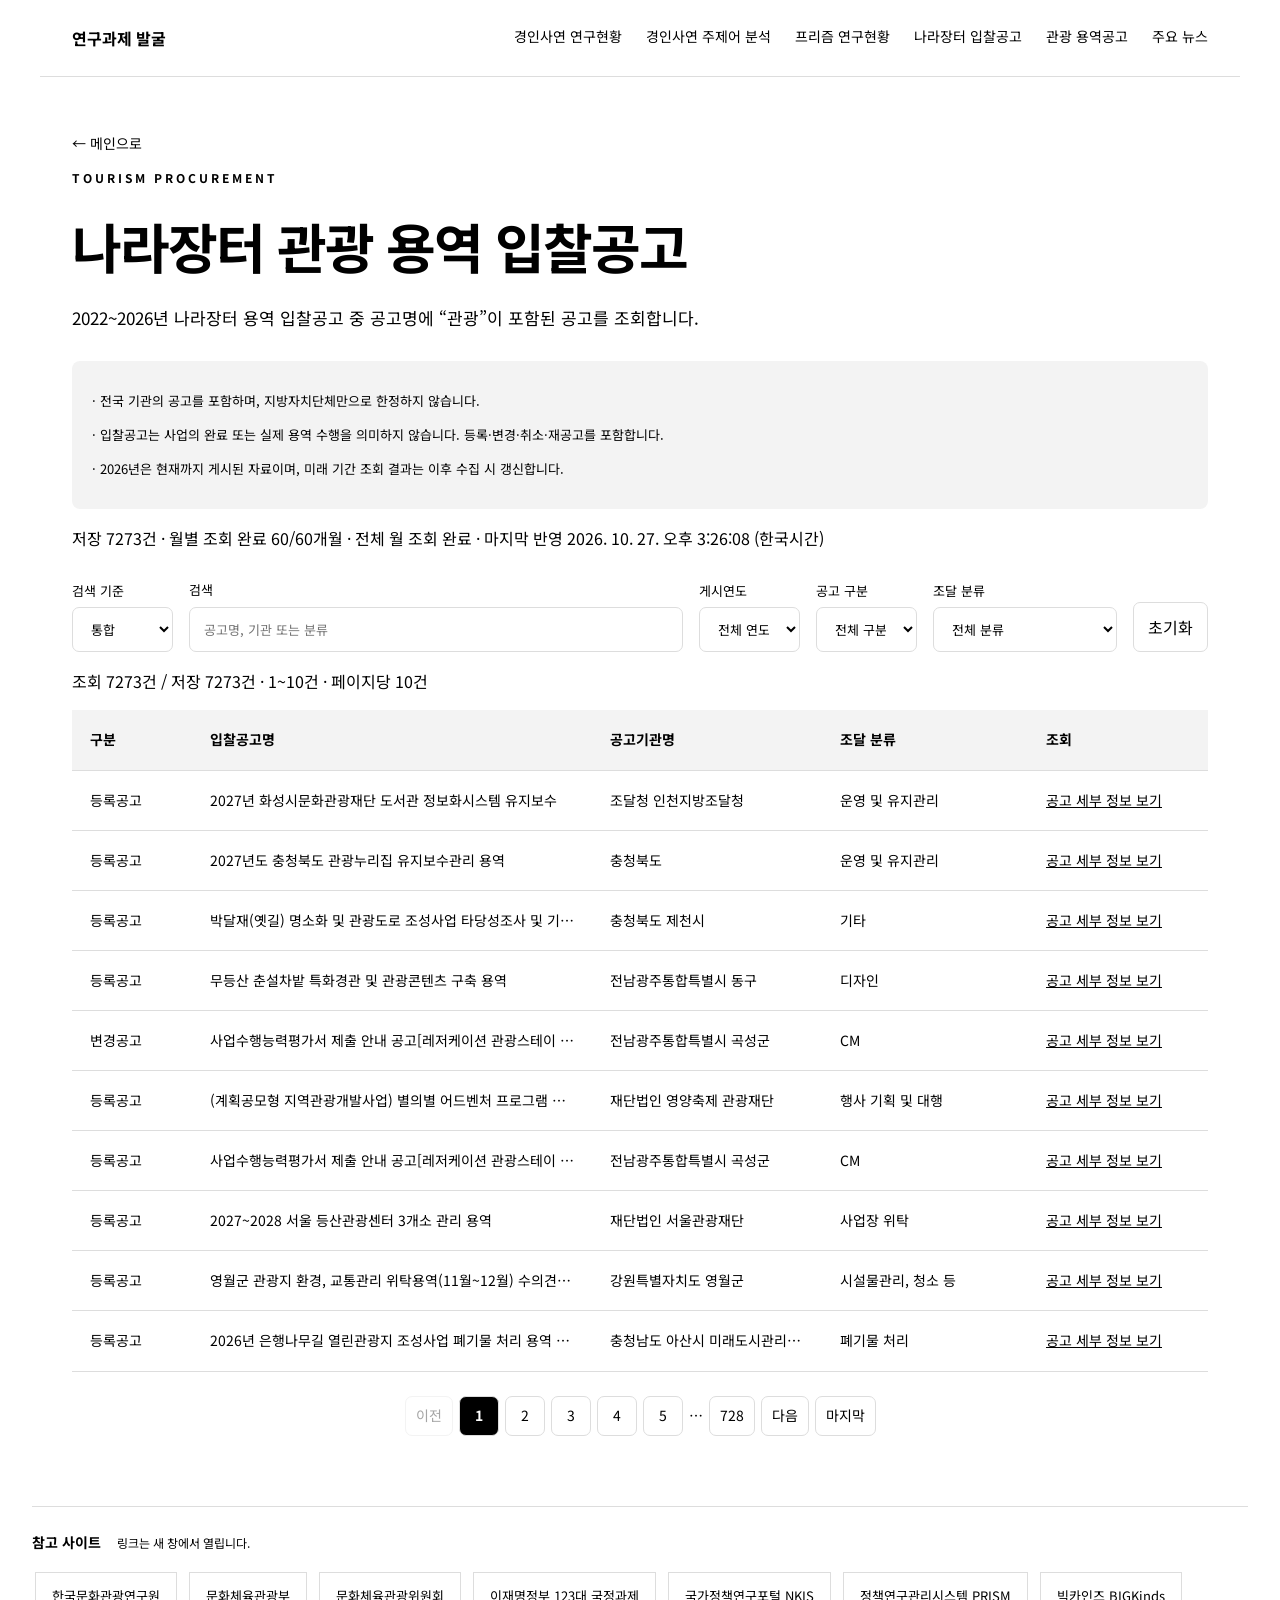
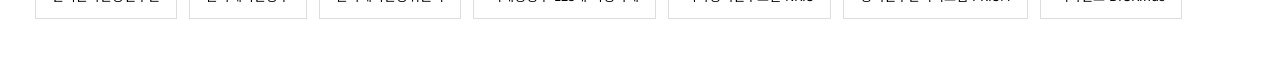
<file: tourism-bids.html>
<!doctype html><html lang="ko"><head><meta charset="utf-8"><meta name="viewport" content="width=device-width,initial-scale=1"><title>관광 용역 입찰공고 | 연구과제 발굴</title><link rel="stylesheet" href="assets/style.css?v=news-links-20261027"></head><body>
<header><a href="index.html" class="brand">연구과제 발굴</a><nav><a href="research.html">경인사연 연구현황</a><a href="network.html">경인사연 주제어 분석</a><a href="prism.html">프리즘 연구현황</a><a href="bids.html">나라장터 입찰공고</a><a href="tourism-bids.html">관광 용역공고</a><a href="news.html">주요 뉴스</a></nav></header>
<main><a class="back" href="index.html">← 메인으로</a><p class="eyebrow">TOURISM PROCUREMENT</p><h1>나라장터 관광 용역 입찰공고</h1>
<p class="intro">2022~2026년 나라장터 용역 입찰공고 중 공고명에 “관광”이 포함된 공고를 조회합니다.</p>
<aside><p>· 전국 기관의 공고를 포함하며, 지방자치단체만으로 한정하지 않습니다.</p><p>· 입찰공고는 사업의 완료 또는 실제 용역 수행을 의미하지 않습니다. 등록·변경·취소·재공고를 포함합니다.</p><p>· 2026년은 현재까지 게시된 자료이며, 미래 기간 조회 결과는 이후 수집 시 갱신합니다.</p></aside>
<p id="tourism-status" role="status">자료를 불러오는 중입니다…</p>
<section class="filters bid-filters" aria-label="관광 용역 검색"><label>검색 기준<select id="tourism-scope"><option value="all">통합</option><option value="title">공고명</option><option value="agency">공고기관</option><option value="classification">조달 분류</option></select></label><label>검색<input id="tourism-search" type="search" placeholder="공고명, 기관 또는 분류"></label><label>게시연도<select id="tourism-year"><option value="">전체 연도</option></select></label><label>공고 구분<select id="tourism-type"><option value="">전체 구분</option></select></label><label>조달 분류<select id="tourism-classification"><option value="">전체 분류</option></select></label><button id="tourism-reset" type="button">초기화</button></section>
<div id="tourism-results"><p id="tourism-count" aria-live="polite"></p><div class="table-wrap"><table class="bid-table"><colgroup><col style="width:120px"><col style="width:400px"><col style="width:230px"><col style="width:206px"><col style="width:180px"></colgroup><thead><tr><th>구분</th><th>입찰공고명</th><th>공고기관명</th><th>조달 분류</th><th>조회</th></tr></thead><tbody id="tourism-rows"></tbody></table></div><p id="tourism-empty" hidden>조건에 맞는 공고가 없습니다.</p><nav id="tourism-pagination" class="pagination" aria-label="관광 용역 페이지 이동" hidden></nav></div>
</main><footer class="references-footer" data-references>
  <p class="reference-heading">참고 사이트 <span>링크는 새 창에서 열립니다.</span></p>
  <div class="reference-bar" data-overflow="false">
    <button type="button" data-direction="previous" aria-label="이전 참고 사이트 보기" aria-controls="reference-sites" hidden>&lt;</button>
    <nav id="reference-sites" class="reference-track" aria-label="참고 사이트" tabindex="0">
      <a href="https://www.kcti.re.kr/web/user/main.do" target="_blank" rel="noopener noreferrer" title="새 창에서 열기">한국문화관광연구원</a>
      <a href="https://www.mcst.go.kr/site/main.jsp" target="_blank" rel="noopener noreferrer" title="새 창에서 열기">문화체육관광부</a>
      <a href="https://cst.na.go.kr:444/cmmit/main/main.do" target="_blank" rel="noopener noreferrer" title="새 창에서 열기">문화체육관광위원회</a>
      <a href="https://www.korea.kr/govVision/" target="_blank" rel="noopener noreferrer" title="새 창에서 열기">이재명정부 123대 국정과제</a>
      <a href="https://www.nkis.re.kr/main.do" target="_blank" rel="noopener noreferrer" title="새 창에서 열기">국가정책연구포털 NKIS</a>
      <a href="https://www.prism.go.kr/homepage" target="_blank" rel="noopener noreferrer" title="새 창에서 열기">정책연구관리시스템 PRISM</a>
      <a href="https://www.bigkinds.or.kr/" target="_blank" rel="noopener noreferrer" title="새 창에서 열기">빅카인즈 BIGKinds</a>
    </nav>
    <button type="button" data-direction="next" aria-label="다음 참고 사이트 보기" aria-controls="reference-sites" hidden>&gt;</button>
  </div>
</footer><script src="assets/research-list.js" defer></script><script src="assets/tourism-bids.js?v=classification-20261027" defer></script><script src="assets/references.js" defer></script></body></html>
</file>
<file: assets/style.css>
@import url('https://fonts.googleapis.com/css2?family=Noto+Sans+KR:wght@400;500;600;700;800&display=swap');

:root{font-family:'Noto Sans KR','Apple SD Gothic Neo','Malgun Gothic',sans-serif;color:#000;background:#fff;line-height:1.65}*{box-sizing:border-box}body{margin:0}a{color:inherit;text-decoration:none}header{max-width:1200px;margin:auto;padding:25px 32px;display:flex;justify-content:space-between;border-bottom:1px solid #ddd}.brand{font-weight:700}.brand span{font-size:10px;letter-spacing:2px;margin-left:12px;color:#000}nav{display:flex;gap:24px;font-size:14px}main{max-width:1200px;margin:auto;padding:52px 32px 70px}.hero{padding:10px 0 44px}.eyebrow{font-size:12px;letter-spacing:3px;color:#000;font-weight:bold}h1{font-size:clamp(30px,4.5vw,54px);line-height:1.35;letter-spacing:-2px;margin:22px 0}h2{font-size:25px;letter-spacing:-1px}.intro{color:#000;font-size:17px}.period,.tag{font-size:12px;display:inline-block;border-radius:30px;background:#f3f3f3;padding:7px 14px}.period{margin-top:12px}.cards{display:grid;grid-template-columns:1fr 1fr;gap:22px}.card{background:white;border:1px solid #ddd;padding:32px;border-radius:14px;transition:transform .2s,border-color .2s}.card:hover{transform:translateY(-4px);border-color:#000}.number{font-size:11px;letter-spacing:2px;color:#000}.card p{color:#000}.card b{float:right;font-weight:400}.tag{margin-top:15px}aside{font-size:13px;color:#000;background:#f3f3f3;border-radius:8px;padding:16px 20px;margin-top:28px}.back{font-size:14px;color:#000}.filters{display:flex;gap:16px;align-items:end;margin-top:28px}.filters label{display:flex;flex-direction:column;font-size:13px;gap:6px}.filters label:first-child{flex:1}input,select,button{font:inherit;border:1px solid #ddd;background:white;border-radius:7px;padding:11px 14px}button{cursor:pointer;background:#fff;color:#000}a:focus-visible,button:focus-visible,input:focus-visible,select:focus-visible{outline:3px solid #000;outline-offset:4px}.table-wrap{overflow:auto}table{border-collapse:collapse;width:100%;background:white;font-size:14px}th,td{text-align:left;padding:18px;border-bottom:1px solid #ddd}th{background:#f3f3f3;white-space:nowrap}#count,#empty{font-size:14px;color:#000}footer{max-width:1200px;margin:auto;padding:25px 32px;border-top:1px solid #ddd;color:#000;font-size:12px}@media(max-width:650px){header{padding:20px}.brand span{display:none}main{padding:35px 20px}.cards{grid-template-columns:1fr}.card{padding:24px}h2{font-size:22px}.filters{flex-wrap:wrap}.filters label:first-child{flex-basis:100%}td{min-width:95px}td:nth-child(2){min-width:240px}}

nav a:hover,nav a[aria-current="page"]{color:#000;text-decoration:underline;text-underline-offset:6px}button:hover{background:#eee}.card:hover{box-shadow:0 8px 24px rgba(0,0,0,.07)}

@media(max-width:800px){header{flex-wrap:wrap;gap:12px}nav{flex-wrap:wrap;gap:14px}}

.home .hero h1{text-align:center;color:#fff}

/* 메인 제목 사진 배경: assets/Tree.jpg */
.home main{max-width:none;padding:0 0 70px}
.home .cards{max-width:1136px;width:calc(100% - 64px);margin:32px auto 0}
.home .hero{
  padding:72px 32px;
  margin-bottom:0;
  min-height:340px;
  display:flex;
  flex-direction:column;
  justify-content:center;
  text-align:center;
  border-radius:0;
  background-color:#fff;
  background-image:linear-gradient(rgba(255,255,255,.32),rgba(255,255,255,.44)),url('Tree.jpg');
  background-size:cover;
  background-position:center 58%;
}
.home .hero > *{max-width:1136px;width:100%;margin-left:auto;margin-right:auto}
.home .hero .intro{color:#fff}
@media(max-width:650px){
  .home .cards{width:calc(100% - 40px)}
  .home .hero{padding:48px 20px;min-height:320px;background-position:38% center}
  .home .hero h1{font-size:30px;line-height:1.5;word-break:keep-all}
}

/* 네 개의 메인 카드: 데스크톱 4열, 태블릿 2열, 모바일 1열 */
.home .cards{max-width:1400px;grid-template-columns:repeat(4,minmax(0,1fr));gap:20px}
.home .card{padding:26px 22px;min-width:0}
.home .card h2{font-size:22px;line-height:1.5;word-break:keep-all}
.home .card p{font-size:15px;word-break:keep-all}
.home .card .number{font-size:10px;letter-spacing:1px;overflow-wrap:anywhere}
.home .card-pending{display:flex;flex-direction:column;justify-content:center;border-style:dashed}
.home .card-pending:hover{transform:none;box-shadow:none;border-color:#ddd}
@media(max-width:1100px){.home .cards{grid-template-columns:repeat(2,minmax(0,1fr))}}
@media(max-width:650px){.home .cards{grid-template-columns:minmax(0,1fr)}}

.home .hero h1,.home .hero .eyebrow,.home .hero .intro{color:#fff;text-shadow:0 2px 8px rgba(0,0,0,.48)}

/* 참고 사이트: 자동 재생 없이 좌우 버튼/터치로 이동 */
.references-footer{max-width:1400px;width:calc(100% - 64px);padding:24px 0 28px}
.reference-heading{font-size:14px;font-weight:700;margin:0 0 12px;color:#000}
.reference-heading span{margin-left:12px;font-size:12px;font-weight:400}
.reference-bar{display:grid;grid-template-columns:44px minmax(0,1fr) 44px;align-items:start;gap:10px}
.reference-bar[data-overflow="false"]{grid-template-columns:minmax(0,1fr)}
.reference-track{display:flex;flex-wrap:nowrap;gap:12px;min-width:0;overflow-x:auto;overscroll-behavior-x:contain;scrollbar-width:thin;padding:6px 3px 12px;scroll-padding-inline:3px}
.reference-track a{flex:0 0 auto;white-space:nowrap;padding:12px 16px;border:1px solid #ddd;border-radius:0;background:#fff;color:#000;font-size:13px}
.reference-track a:hover{border-color:#000;background:#f5f5f5;text-decoration:underline}
.reference-bar button{border-radius:0;width:44px;height:44px;padding:0;margin-top:6px;font-size:20px;line-height:1}
.reference-bar button:disabled{opacity:.3;cursor:default}
.reference-bar button:disabled:hover{background:#fff}
@media(max-width:650px){.references-footer{width:calc(100% - 40px);padding-left:0;padding-right:0}.reference-heading span{display:block;margin:4px 0 0}.reference-bar{gap:6px}}

#data-status p{margin:0}
#data-status .collection-note{margin-top:18px}
.research-filters label:first-child{flex:initial}
.research-filters label:nth-child(2){flex:1}
.report-results{scroll-margin-top:20px}
.pagination{display:flex;flex-wrap:wrap;justify-content:center;align-items:center;gap:6px;margin-top:24px}
.pagination[hidden]{display:none}
.pagination button{min-width:40px;min-height:40px;padding:7px 10px;font-size:14px}
.pagination button[aria-current="page"]{background:#000;color:#fff;font-weight:700}
.pagination button:disabled{opacity:.35;cursor:default}
@media(max-width:650px){.research-filters label:nth-child(2){flex-basis:100%}.pagination button{min-width:36px;padding:6px 8px}}

/* 연구보고서 페이지: 흰 바탕과 검은 글자, 수집 항목별 줄바꿈 */
body.research-page{background:#fff;color:#000}
.research-page #data-status{background:#f3f3f3;color:#000;border:1px solid #ddd;overflow-wrap:anywhere}
.research-page #data-status p{display:block;margin:4px 0;line-height:1.8}
.research-page #data-status .collection-note{margin-top:18px}
.research-page th{background:#fff;color:#000;border-bottom:2px solid #000}

/* 요청한 내용 너비 + 좌우 18px 여백: 합계 1136px */
.research-page .research-table{table-layout:fixed;width:1136px;min-width:1136px}
.research-page .research-table th,.research-page .research-table td{padding:18px;line-height:23.094px;min-width:0;overflow:hidden;white-space:nowrap;text-overflow:ellipsis}
.research-page .research-table .cell-content{display:block;width:100%;height:23.094px;line-height:23.094px;overflow:hidden;white-space:nowrap;text-overflow:ellipsis}

.prism-filters{flex-wrap:wrap}
.prism-filters label:first-child{flex:initial}
.prism-filters label:nth-child(2){flex:1}
.prism-filters .checkbox-filter{flex-direction:row;align-items:center;gap:8px;padding:12px 0;white-space:nowrap;cursor:pointer}
.prism-filters .checkbox-filter input{width:18px;height:18px;margin:0;padding:0;accent-color:#000}
@media(max-width:650px){.prism-filters label:nth-child(2){flex-basis:100%}}

.prism-table{table-layout:fixed;width:1136px;min-width:1136px}
.prism-table th,.prism-table td{padding:18px;min-width:0;vertical-align:top;line-height:23.094px;overflow:hidden;white-space:nowrap;text-overflow:ellipsis}
.prism-table .cell-content{display:block;max-width:100%;overflow:hidden;white-space:nowrap;text-overflow:ellipsis;line-height:23.094px}

.prism-column-note{background:#f3f3f3;color:#000}
.prism-column-note p{margin:4px 0;line-height:1.8}

.bid-notes p{margin:4px 0;line-height:1.8}
.bid-filters{flex-wrap:wrap}
.bid-filters label:first-child{flex:initial}
.bid-filters label:nth-child(2){flex:1}
.bid-table{table-layout:fixed;width:1136px;min-width:1136px}
.bid-table th,.bid-table td{padding:18px;min-width:0;vertical-align:top;line-height:23.094px;overflow:hidden;white-space:nowrap;text-overflow:ellipsis}
.bid-table .cell-content{display:block;max-width:100%;margin:0;overflow:hidden;white-space:nowrap;text-overflow:ellipsis;line-height:23.094px}
.bid-table td button{margin-top:6px;padding:6px 8px;font-size:12px}
@media(max-width:650px){.bid-filters label:nth-child(2){flex-basis:100%}}

/* Five research entry points, with wrapping navigation on narrow screens. */
.home .cards{grid-template-columns:repeat(5,minmax(0,1fr))}
header{gap:20px;flex-wrap:wrap}header nav{flex-wrap:wrap}
@media(max-width:1100px){.home .cards{grid-template-columns:repeat(2,minmax(0,1fr))}}
@media(max-width:650px){.home .cards{grid-template-columns:minmax(0,1fr)}}

/* Full-width background photo slideshow. */
.home .hero-slideshow{position:relative;isolation:isolate;overflow:hidden;background-image:none}
.home .hero-slideshow > .hero-slides{position:absolute;inset:0;max-width:none;width:100%;height:100%;margin:0;z-index:-2}
.hero-slides img{position:absolute;inset:0;width:100%;height:100%;object-fit:cover;object-position:center 58%;opacity:0;transition:opacity 2.5s ease-in-out}
.hero-slides img.is-active{opacity:1}
.hero-slideshow::before{content:'';position:absolute;inset:0;background:linear-gradient(rgba(255,255,255,.32),rgba(255,255,255,.44));z-index:-1;pointer-events:none}
.home .hero-slideshow > .hero-controls{display:flex;align-items:center;justify-content:center;gap:12px;width:auto;margin:16px auto 0}
.home .hero-slideshow > .hero-controls[hidden]{display:none}
.hero-controls button{color:#fff;background:transparent;border:0;border-radius:0;padding:6px 12px;font-size:24px;line-height:1;text-shadow:0 1px 4px #333}
.hero-slide-count{color:#fff;font-size:14px;text-shadow:0 1px 4px #333}
@media(max-width:650px){.hero-slides img{object-position:38% center}}
@media(prefers-reduced-motion:reduce){.hero-slides img{transition:none}}

/* Main destinations: three columns on desktop. */
.home .cards{grid-template-columns:repeat(3,minmax(0,1fr))}
@media(max-width:1100px){.home .cards{grid-template-columns:repeat(2,minmax(0,1fr))}}
@media(max-width:650px){.home .cards{grid-template-columns:minmax(0,1fr)}}

/* News link cards. */
.news-page main{max-width:1464px}
.news-grid{display:grid;grid-template-columns:repeat(4,minmax(0,1fr));gap:20px}
.news-card{min-width:0;border:1px solid #ddd;background:#fff;display:flex;flex-direction:column;overflow:hidden}
.news-card-body{padding:24px;display:flex;flex:1;flex-direction:column;gap:16px}
.news-meta,.news-tags{font-size:12px;color:#555;margin:0}
.news-card h2{font-size:18px;line-height:1.6;letter-spacing:-.5px;margin:0;overflow-wrap:anywhere}
.news-card h2 a:hover{text-decoration:underline}
.news-open{margin-top:auto;padding-top:8px;font-size:14px;text-decoration:underline}
@media(max-width:1100px){.news-grid{grid-template-columns:repeat(2,minmax(0,1fr))}}
@media(max-width:650px){.news-grid{grid-template-columns:minmax(0,1fr)}}

/* Uniform news cards with bounded text. */
.news-card{height:230px}
.news-card-body{min-height:0;overflow:hidden;padding:18px;gap:10px}
.news-card h2{flex:none;display:-webkit-box;-webkit-box-orient:vertical;-webkit-line-clamp:3;max-height:86.4px;overflow:hidden;text-overflow:ellipsis}
.news-meta,.news-tags{flex:none;white-space:nowrap;overflow:hidden;text-overflow:ellipsis;max-width:100%}
.news-open{flex:none;white-space:nowrap;overflow:hidden;text-overflow:ellipsis}
</file>
<file: assets/network.css>
.analysis-layout{display:grid;grid-template-columns:minmax(0,2fr) minmax(260px,1fr);gap:22px;margin-top:24px}.graph-panel,.detail-panel{background:#fff;border:1px solid #ddd;border-radius:12px;padding:18px;min-width:0}.graph-toolbar{display:flex;align-items:center;gap:8px}.graph-toolbar span{flex:1;font-size:13px}.graph-toolbar button{padding:4px 10px}#graph{width:100%;height:auto;min-height:300px;touch-action:pan-y}#graph text{font-size:12px;fill:#000;paint-order:stroke;stroke:#fff;stroke-width:3px;pointer-events:none}#graph circle{stroke:white;stroke-width:2;cursor:pointer}#graph .dim{opacity:.12}#graph .selected circle{stroke:#9b701d;stroke-width:4}#graph .node:focus{outline:none}#graph .node:focus circle{stroke:#9b701d;stroke-width:4}.hint,#coverage,.detail-panel p{font-size:13px;color:#000}.term-list{display:flex;flex-wrap:wrap;gap:8px}.term-list button,#neighbors button{font-size:13px;padding:6px 11px;background:#f3f3f3;color:#000}.term-list button[aria-pressed=true]{background:#ddd;color:#000}#neighbors{display:flex;flex-wrap:wrap;gap:6px}.report-item{padding:12px 0;border-bottom:1px solid #ddd}.report-item a{font-size:14px;text-decoration:underline}.report-item p{margin:4px 0}.detail-panel h2{font-size:23px}.detail-panel h3{font-size:16px;margin-top:24px}.filters label:first-child{flex:initial}.filters label:last-child{flex:1}.filters{flex-wrap:wrap}.graph-panel #graph-empty{text-align:center}@media(max-width:800px){.analysis-layout{grid-template-columns:1fr}header{flex-wrap:wrap;gap:12px}nav{gap:14px}.filters label:last-child{flex-basis:100%}}

.network-page #coverage-note p{margin:4px 0;line-height:1.8}
.network-page #coverage-note .collection-note{margin-top:18px}

.terms-panel{background:#fff;border:1px solid #ddd;border-radius:12px;padding:18px;min-width:0}
.terms-panel h2{font-size:23px;margin-top:0}
.terms-panel p{font-size:13px}
.network-page main > .detail-panel{margin-top:22px}
#search-feedback{padding:12px 16px;border-left:3px solid #304f78;background:#f3f3f3;font-size:14px}
.analysis-layout{align-items:start}

.terms-panel{display:flex;flex-direction:column;overflow:hidden}
.terms-panel > h2,.terms-panel > p{flex:none}
.terms-panel > p{margin:6px 0}
.terms-panel .term-list{flex:1;min-height:0;align-content:flex-start;overflow:hidden}
.term-list button{flex:none;max-width:100%;overflow-wrap:anywhere}
.term-measure{position:fixed;left:-10000px;top:0;visibility:hidden;pointer-events:none}
#term-pagination{flex:none;min-height:76px;margin-top:12px;gap:4px;align-content:center}
#term-pagination[hidden]{display:flex;visibility:hidden}
#term-pagination button{min-width:28px;min-height:32px;padding:4px 6px;font-size:12px}
#term-count{height:44px;line-height:20px;margin:6px 0;overflow:hidden}

/* Compact related-report list. */
.report-item{padding:8px 0;line-height:1.45}
.report-item a{letter-spacing:-.2px}
.report-item p{margin:2px 0 0;line-height:1.4}
</file>
